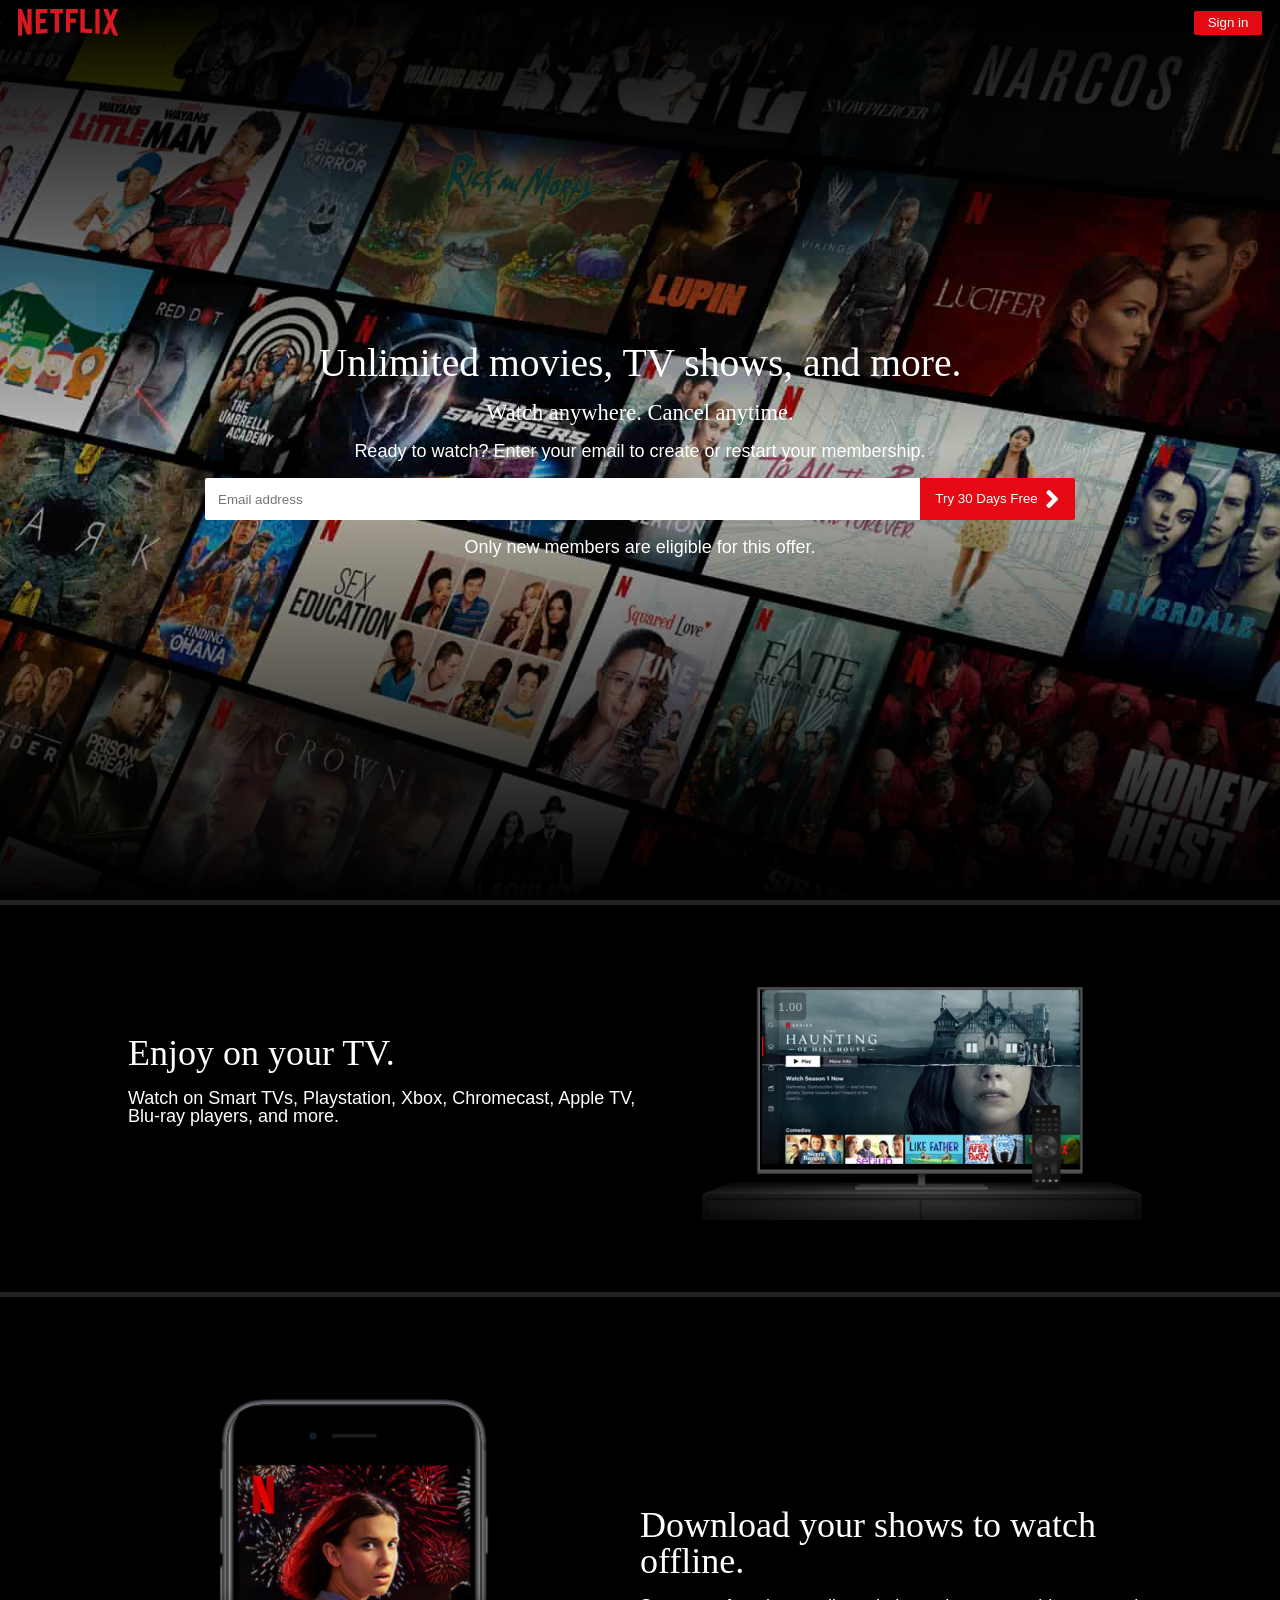
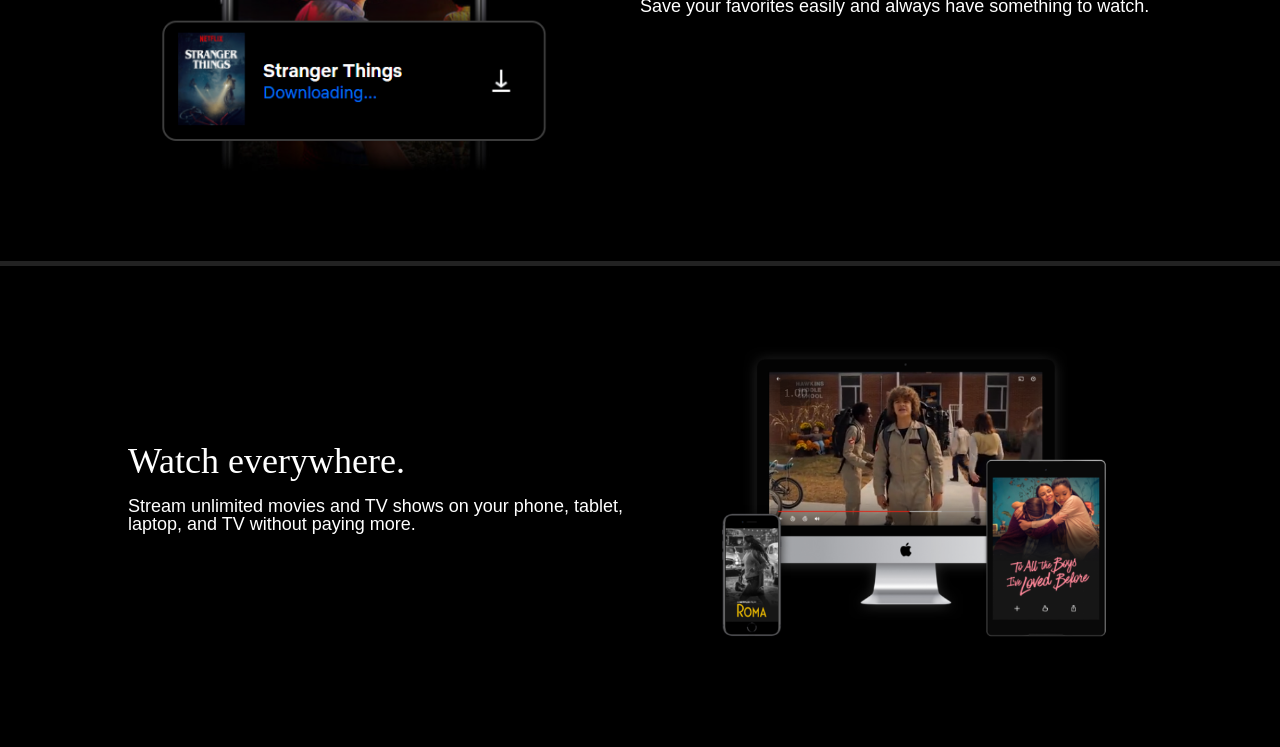
<file: web-project-2-netflix-clone/index.html>
<!DOCTYPE html>
<html lang="en">
  <head>
    <meta charset="UTF-8" />
    <meta http-equiv="X-UA-Compatible" content="IE=edge" />
    <meta name="viewport" content="width=device-width, initial-scale=1.0" />
    <link rel="stylesheet" href="./styles/main.css" />

    <title>Netflix Clone</title>
  </head>
  <body>
    <header class="header">
      <img src="./imgs/logo.png" class="logo" alt="Logo" />

      <button class="btn btn--primary">Sign in</button>
    </header>

    <main>
      <section id="hero">
        <img src="./imgs/bg.jpg" class="img--bg" alt="Background poster" />

        <h1 class="hero__title">Unlimited movies, TV shows, and more.</h1>
        <h2 class="hero__subtitle">Watch anywhere. Cancel anytime.</h2>
        <p class="hero__description">
          Ready to watch? Enter your email to create or restart your membership.
        </p>

        <form class="hero__form" action="">
          <input
            type="text"
            class="form__input input"
            placeholder="Email address"
          />
          <button class="form__btn btn btn--primary">
            Try 30 days free <i class="fas fa-angle-right"></i>
          </button>
        </form>

        <p class="form__suffix">
          Only new members are eligible for this offer.
        </p>
      </section>

      <div class="divider"></div>

      <section id="enjoy" class="info section">
        <div class="info__wrapper">
          <h2 class="info__title">Enjoy on your TV.</h2>
          <p class="info__description">
            Watch on Smart TVs, Playstation, Xbox, Chromecast, Apple TV, Blu-ray
            players, and more.
          </p>
        </div>

        <img
          class="info__poster"
          src="./imgs/enjoy-tv.png"
          alt="Section poster"
        />
      </section>

      <div class="divider"></div>

      <section id="download" class="info section">
        <div class="info__wrapper">
          <h2 class="info__title">Download your shows to watch offline.</h2>
          <p class="info__description">
            Save your favorites easily and always have something to watch.
          </p>
        </div>

        <img class="info__poster" src="./imgs/shows.png" alt="Section poster" />
      </section>

      <div class="divider"></div>

      <section id="watch" class="info section">
        <div class="info__wrapper">
          <h2 class="info__title">Watch everywhere.</h2>
          <p class="info__description">
            Stream unlimited movies and TV shows on your phone, tablet, laptop,
            and TV without paying more.
          </p>
        </div>

        <img
          class="info__poster"
          src="./imgs/watch-everywhere.png"
          alt="Section poster"
        />
      </section>
    </main>
  </body>
</html>
</file>
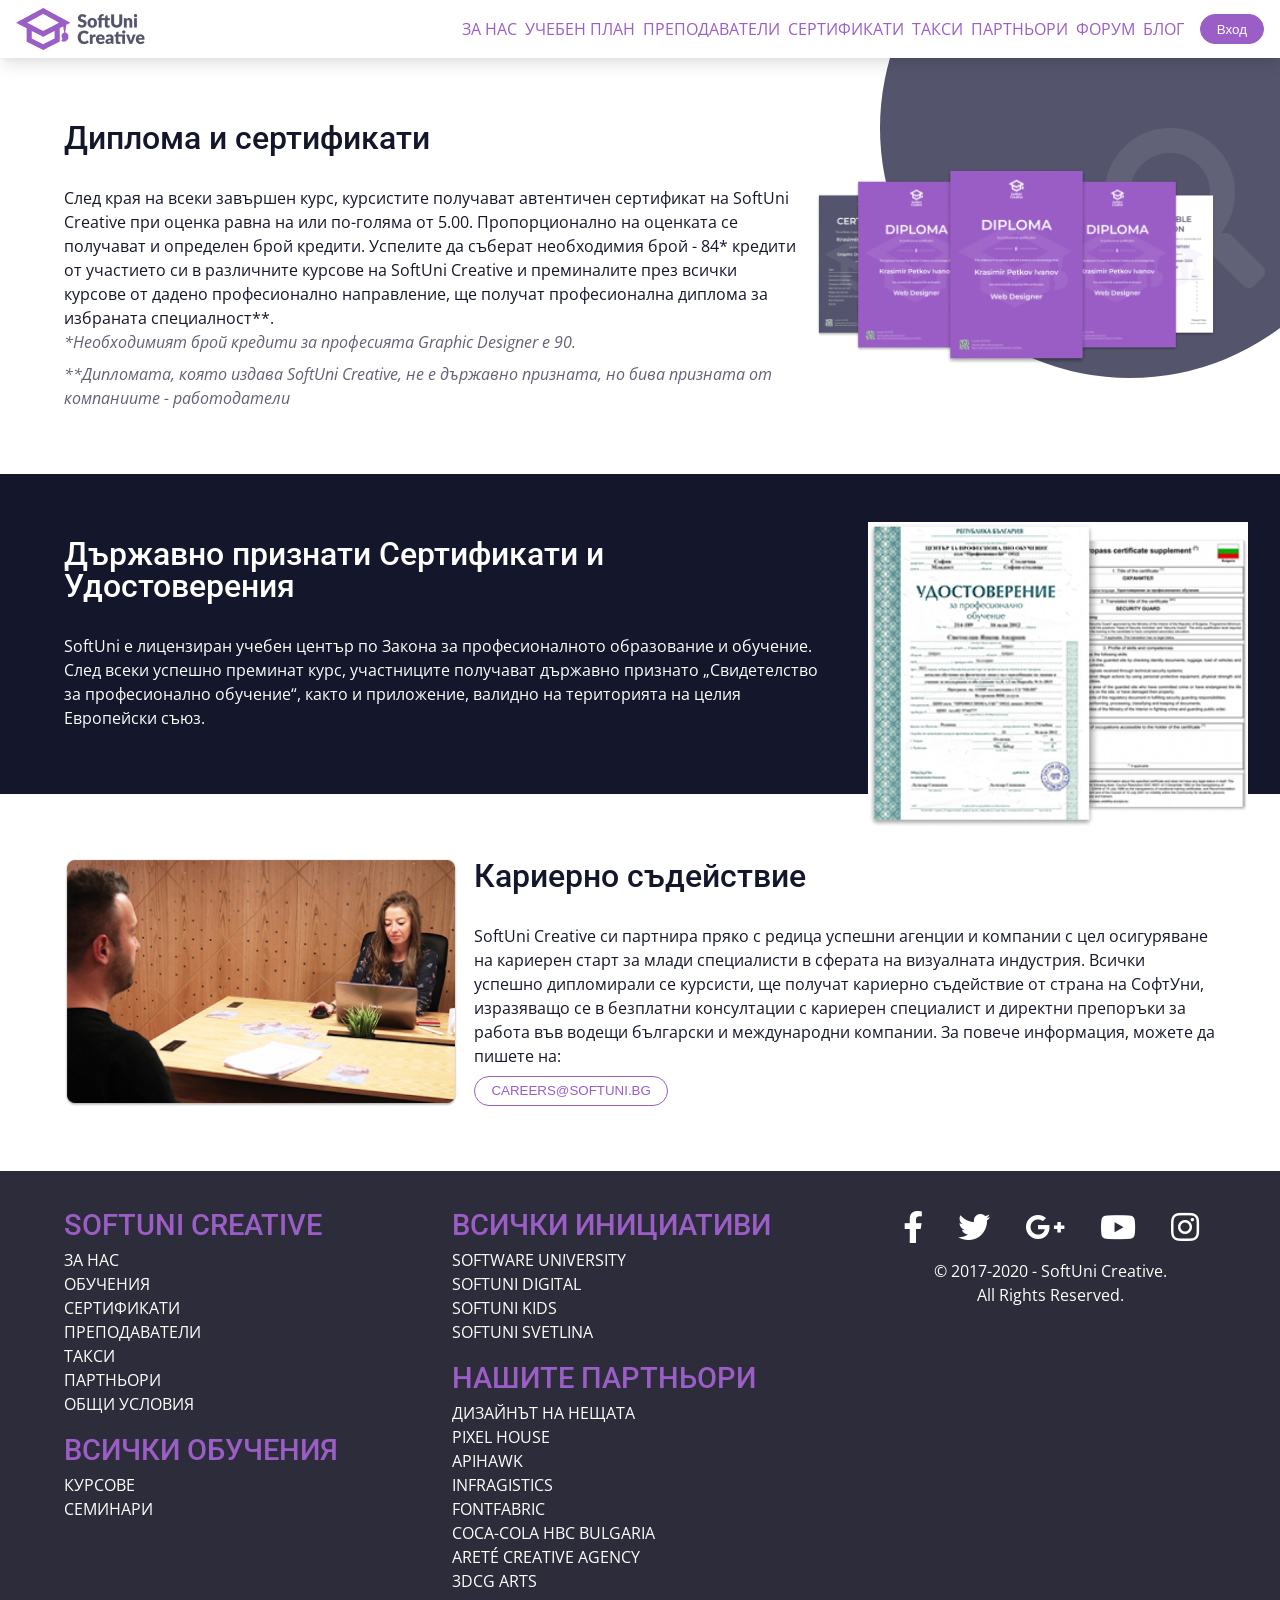
<file: web-project-3-softuni-page/index.html>
<!DOCTYPE html>
<html lang="en">
  <head>
    <meta charset="UTF-8" />
    <meta http-equiv="X-UA-Compatible" content="IE=edge" />
    <meta name="viewport" content="width=device-width, initial-scale=1.0" />
    <link rel="stylesheet" href="./styles/main.css" />
    <title>SoftUni Page</title>
  </head>
  <body>
    <header class="header">
      <img class="header__logo" src="./images/logo.png" alt="SoftUni Logo" />

      <button class="btn mobile-menu"><i class="fas fa-bars"></i></button>

      <nav class="header__nav">
        <ul class="nav__list">
          <li class="nav__item">
            <a class="nav__itemlink" href="./pages/about-us.html">ЗА НАС</a>
          </li>
          <li class="nav__item">
            <a class="nav__itemlink" href="./pages/learning-plan.html"
              >УЧЕБЕН ПЛАН</a
            >
          </li>
          <li class="nav__item">
            <a class="nav__itemlink" href="./pages/teachers.html"
              >ПРЕПОДАВАТЕЛИ</a
            >
          </li>
          <li class="nav__item">
            <a class="nav__itemlink" href="./pages/certificates.html"
              >СЕРТИФИКАТИ</a
            >
          </li>
          <li class="nav__item">
            <a class="nav__itemlink" href="./pages/taxes.html">ТАКСИ</a>
          </li>
          <li class="nav__item">
            <a class="nav__itemlink" href="./pages/partners.html">ПАРТНЬОРИ</a>
          </li>
          <li class="nav__item">
            <a class="nav__itemlink" href="./pages/forum.html">ФОРУМ</a>
          </li>
          <li class="nav__item">
            <a class="nav__itemlink" href="./pages/blog.html">БЛОГ</a>
          </li>
        </ul>
      </nav>

      <button class="btn btn--primary">Вход</button>
    </header>

    <main>
      <!-- Main content -->
      <section class="diplomas-wrapper">
        <div class="general-section diplomas">
          <div class="info">
            <h2 class="info__title">Диплома и сертификати</h2>
            <p class="info__desc">
              След края на всеки завършен курс, курсистите получават автентичен
              сертификат на SoftUni Creative при оценка равна на или по-голяма
              от 5.00. Пропорционално на оценката се получават и определен брой
              кредити. Успелите да съберaт необходимия брой - 84* кредити от
              участието си в различните курсове на SoftUni Creative и
              преминалите през всички курсове от дадено професионално
              направление, ще получат професионалнa диплома за избраната
              специалност**.
            </p>
            <p class="info__comment">
              *Необходимият брой кредити за професията Graphic Designer е 90.
            </p>
            <p class="info__comment">
              **Дипломата, която издава SoftUni Creative, не е държавно
              призната, но бива призната от компаниите - работодатели
            </p>
          </div>

          <img src="./images/diplomas.png" alt="" class="img" />

          <div class="overlay-circle">
            <i class="fas fa-search"></i>
          </div>
        </div>
      </section>

      <section class="certificates-wrapper">
        <div class="general-section certificates">
          <div class="info">
            <h2 class="info__title">
              Държавно признати Сертификати и Удостоверения
            </h2>
            <p class="info__desc">
              SoftUni е лицензиран учебен център по Закона за професионалното
              образование и обучение. След всеки успешно преминат курс,
              участниците получават държавно признато „Свидетелство за
              професионално обучение“, както и приложение, валидно на
              територията на целия Европейски съюз.
            </p>
          </div>

          <img src="./images/cpe.jpg" alt="" class="img" />
        </div>
      </section>

      <section class="general-section career">
        <div class="info">
          <h2 class="info__title">Кариерно съдействие</h2>
          <p class="info__desc">
            SoftUni Creative си партнира пряко с редица успешни агенции и
            компании с цел осигуряване на кариерен старт за млади специалисти в
            сферата на визуалната индустрия. Всички успешно дипломирали се
            курсисти, ще получат кариерно съдействие от страна на СофтУни,
            изразяващо се в безплатни консултации с кариерен специалист и
            директни препоръки за работа във водещи български и международни
            компании. За повече информация, можете да пишете на:
          </p>
          <button class="btn">CAREERS@SOFTUNI.BG</button>
        </div>

        <img src="./images/career-center.png" alt="" class="img" />
      </section>
    </main>

    <footer class="footer">
      <!-- Info -->
      <div class="navi-group">
        <h3 class="navi-group__title">SOFTUNI CREATIVE</h3>
        <nav>
          <ul>
            <li><a href="">За нас</a></li>
            <li><a href="">Обучения</a></li>
            <li><a href="">Сертификати</a></li>
            <li><a href="">Преподаватели</a></li>
            <li><a href="">Такси</a></li>
            <li><a href="">Партньори</a></li>
            <li><a href="">Общи условия</a></li>
            <li><a href=""></a></li>
            <li><a href=""></a></li>
          </ul>
        </nav>
      </div>

      <!-- Learning -->
      <div class="navi-group">
        <h3 class="navi-group__title">ВСИЧКИ ОБУЧЕНИЯ</h3>
        <nav>
          <ul>
            <li><a href="">Курсове</a></li>
            <li><a href="">Семинари</a></li>
          </ul>
        </nav>
      </div>

      <!-- Parts -->
      <div class="navi-group">
        <h3 class="navi-group__title">ВСИЧКИ ИНИЦИАТИВИ</h3>
        <nav>
          <ul>
            <li><a href="">Software University</a></li>
            <li><a href="">SoftUni Digital</a></li>
            <li><a href="">SoftUni Kids</a></li>
            <li><a href="">SoftUni Svetlina</a></li>
          </ul>
        </nav>
      </div>

      <!-- Partners -->
      <div class="navi-group">
        <h3 class="navi-group__title">НАШИТЕ ПАРТНЬОРИ</h3>
        <nav>
          <ul>
            <li><a href="">Дизайнът на Нещата</a></li>
            <li><a href="">Pixel House</a></li>
            <li><a href="">Apihawk</a></li>
            <li><a href="">Infragistics</a></li>
            <li><a href="">Fontfabric</a></li>
            <li><a href="">Coca-Cola HBC Bulgaria</a></li>
            <li><a href="">Areté Creative Agency</a></li>
            <li><a href="">3DCG Arts</a></li>
          </ul>
        </nav>
      </div>

      <!-- Learning -->
      <div class="info">
        <ul class="socials">
          <li class="socials__item">
            <a href=""><i class="fab fa-facebook-f"></i></a>
          </li>
          <li class="socials__item">
            <a href=""><i class="fab fa-twitter"></i></a>
          </li>
          <li class="socials__item">
            <a href=""><i class="fab fa-google-plus-g"></i></a>
          </li>
          <li class="socials__item">
            <a href=""><i class="fab fa-youtube"></i></a>
          </li>
          <li class="socials__item">
            <a href=""><i class="fab fa-instagram"></i></a>
          </li>
        </ul>
        <p>© 2017-2020 - SoftUni Creative. <br />All Rights Reserved.</p>
      </div>
    </footer>
  </body>
</html>
</file>
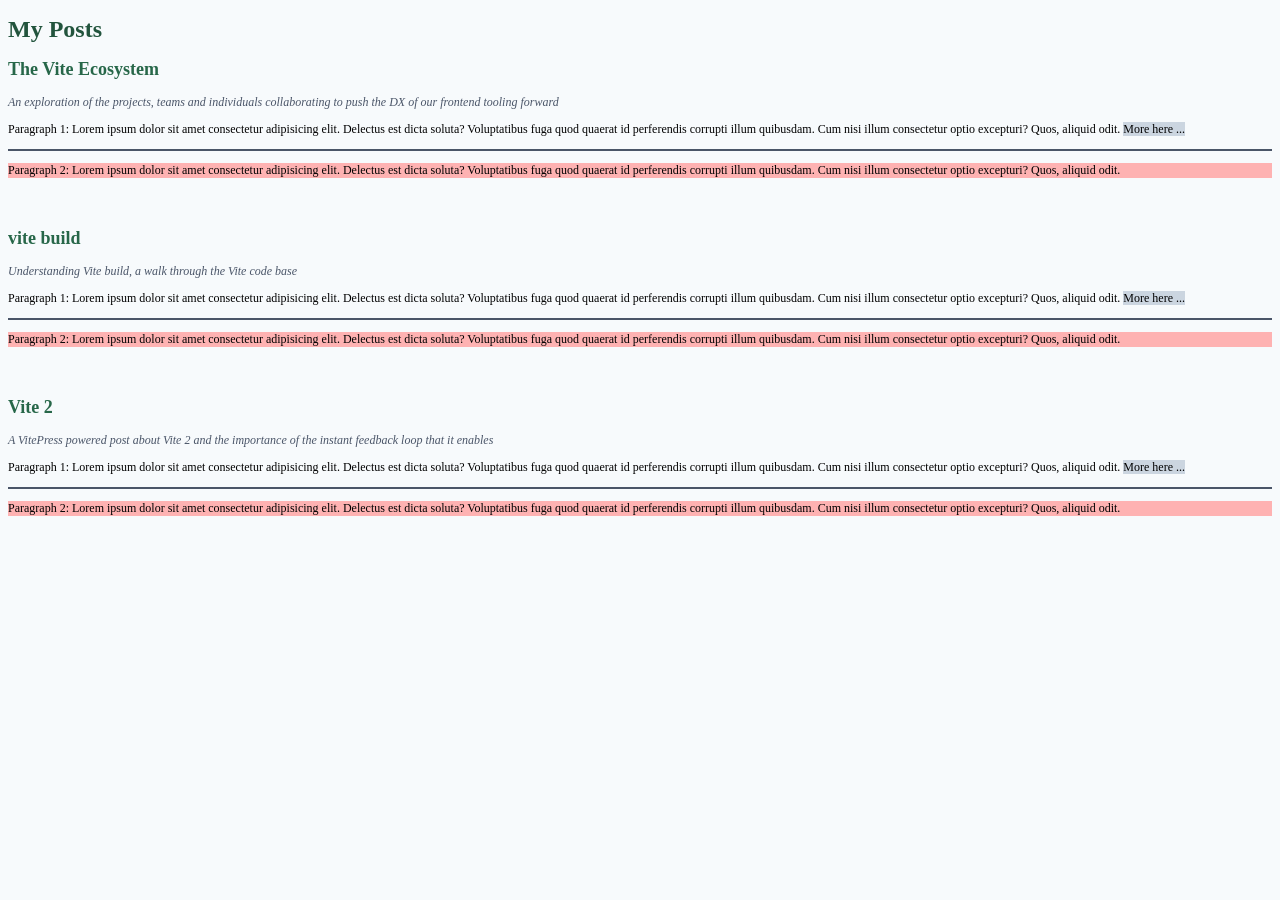
<file: 03-typography-exercise-22-01/child-selectors/index.html>
<!DOCTYPE html>
<html lang="en">
  <head>
    <meta charset="UTF-8" />
    <meta http-equiv="X-UA-Compatible" content="IE=edge" />
    <meta name="viewport" content="width=device-width, initial-scale=1.0" />
    <link rel="stylesheet" href="./styles.css" />
    <title>Document</title>
  </head>
  <body>
    <h1>My Posts</h1>
    <ul class="posts">
      <li class="post">
        <h2 class="post__title">The Vite Ecosystem</h2>
        <p>
          An exploration of the projects, teams and individuals collaborating to
          push the DX of our frontend tooling forward
        </p>
        <p>
          Paragraph 1: Lorem ipsum dolor sit amet consectetur adipisicing elit.
          Delectus est dicta soluta? Voluptatibus fuga quod quaerat id
          perferendis corrupti illum quibusdam. Cum nisi illum consectetur optio
          excepturi? Quos, aliquid odit.
          <span>More here ...</span>
        </p>
        <span class="divider"></span>
        <p>
          Paragraph 2: Lorem ipsum dolor sit amet consectetur adipisicing elit.
          Delectus est dicta soluta? Voluptatibus fuga quod quaerat id
          perferendis corrupti illum quibusdam. Cum nisi illum consectetur optio
          excepturi? Quos, aliquid odit.
        </p>
      </li>

      <li class="post">
        <h2 class="post__title">vite build</h2>
        <p>Understanding Vite build, a walk through the Vite code base</p>
        <p>
          Paragraph 1: Lorem ipsum dolor sit amet consectetur adipisicing elit.
          Delectus est dicta soluta? Voluptatibus fuga quod quaerat id
          perferendis corrupti illum quibusdam. Cum nisi illum consectetur optio
          excepturi? Quos, aliquid odit.
          <span>More here ...</span>
        </p>
        <span class="divider"></span>
        <p>
          Paragraph 2: Lorem ipsum dolor sit amet consectetur adipisicing elit.
          Delectus est dicta soluta? Voluptatibus fuga quod quaerat id
          perferendis corrupti illum quibusdam. Cum nisi illum consectetur optio
          excepturi? Quos, aliquid odit.
        </p>
      </li>

      <li class="post">
        <h2 class="post__title">Vite 2</h2>
        <p>
          A VitePress powered post about Vite 2 and the importance of the
          instant feedback loop that it enables
        </p>
        <p>
          Paragraph 1: Lorem ipsum dolor sit amet consectetur adipisicing elit.
          Delectus est dicta soluta? Voluptatibus fuga quod quaerat id
          perferendis corrupti illum quibusdam. Cum nisi illum consectetur optio
          excepturi? Quos, aliquid odit.
          <span>More here ...</span>
        </p>
        <span class="divider"></span>
        <p>
          Paragraph 2: Lorem ipsum dolor sit amet consectetur adipisicing elit.
          Delectus est dicta soluta? Voluptatibus fuga quod quaerat id
          perferendis corrupti illum quibusdam. Cum nisi illum consectetur optio
          excepturi? Quos, aliquid odit.
        </p>
      </li>
    </ul>
  </body>
</html>
</file>
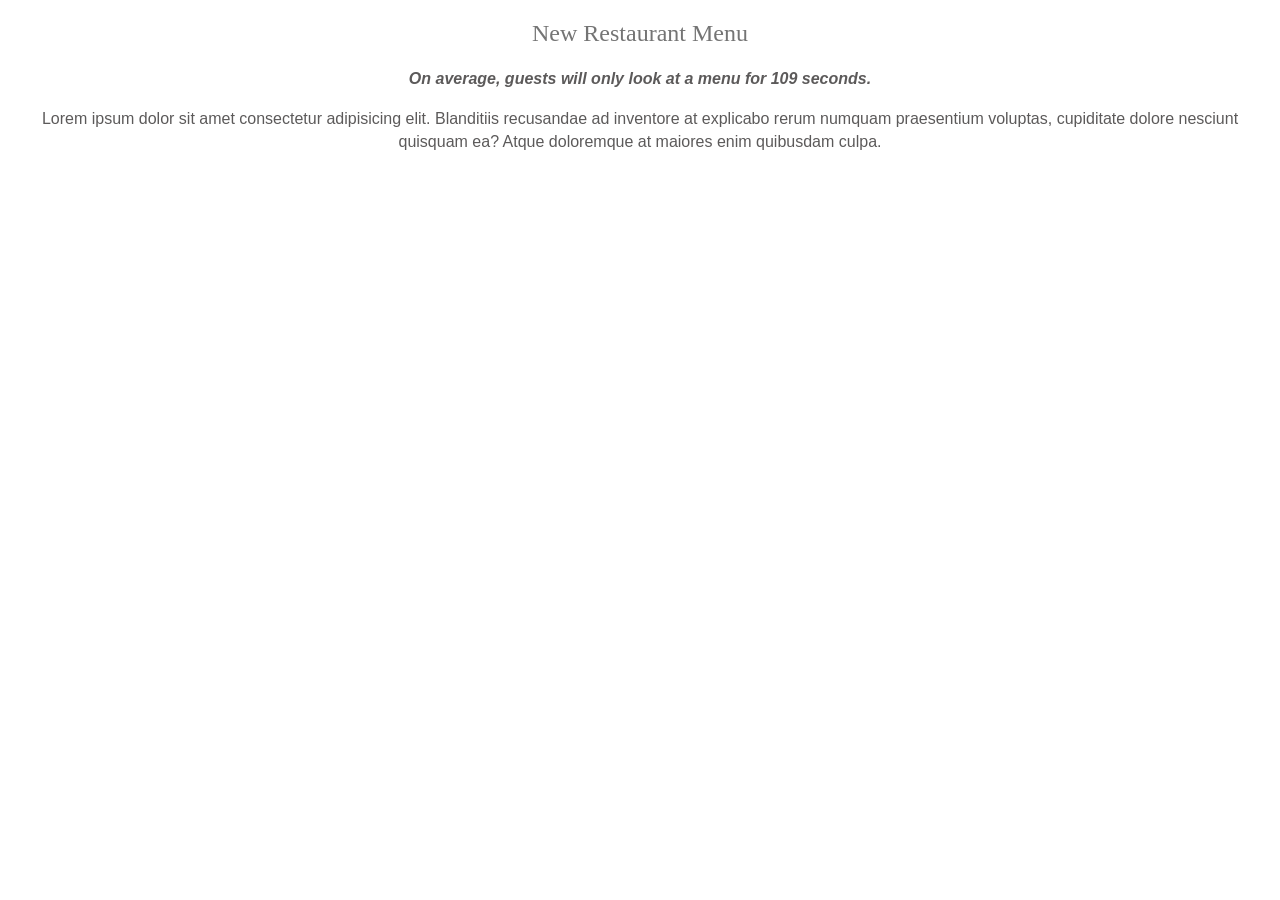
<file: 03-typography-exercise-22-01/task1/index.html>
<!DOCTYPE html>
<html lang="en">
  <head>
    <meta charset="UTF-8" />
    <meta http-equiv="X-UA-Compatible" content="IE=edge" />
    <meta name="viewport" content="width=device-width, initial-scale=1.0" />
    <link rel="stylesheet" href="style.css" />
    <title>Document</title>
  </head>
  <body>
    <article>
      <h1>New Restaurant Menu</h1>
      <span> On average, guests will only look at a menu for 109 seconds.</span>
      <p>
        Lorem ipsum dolor sit amet consectetur adipisicing elit. Blanditiis
        recusandae ad inventore at explicabo rerum numquam praesentium voluptas,
        cupiditate dolore nesciunt quisquam ea? Atque doloremque at maiores enim
        quibusdam culpa.
      </p>
    </article>
  </body>
</html>
</file>
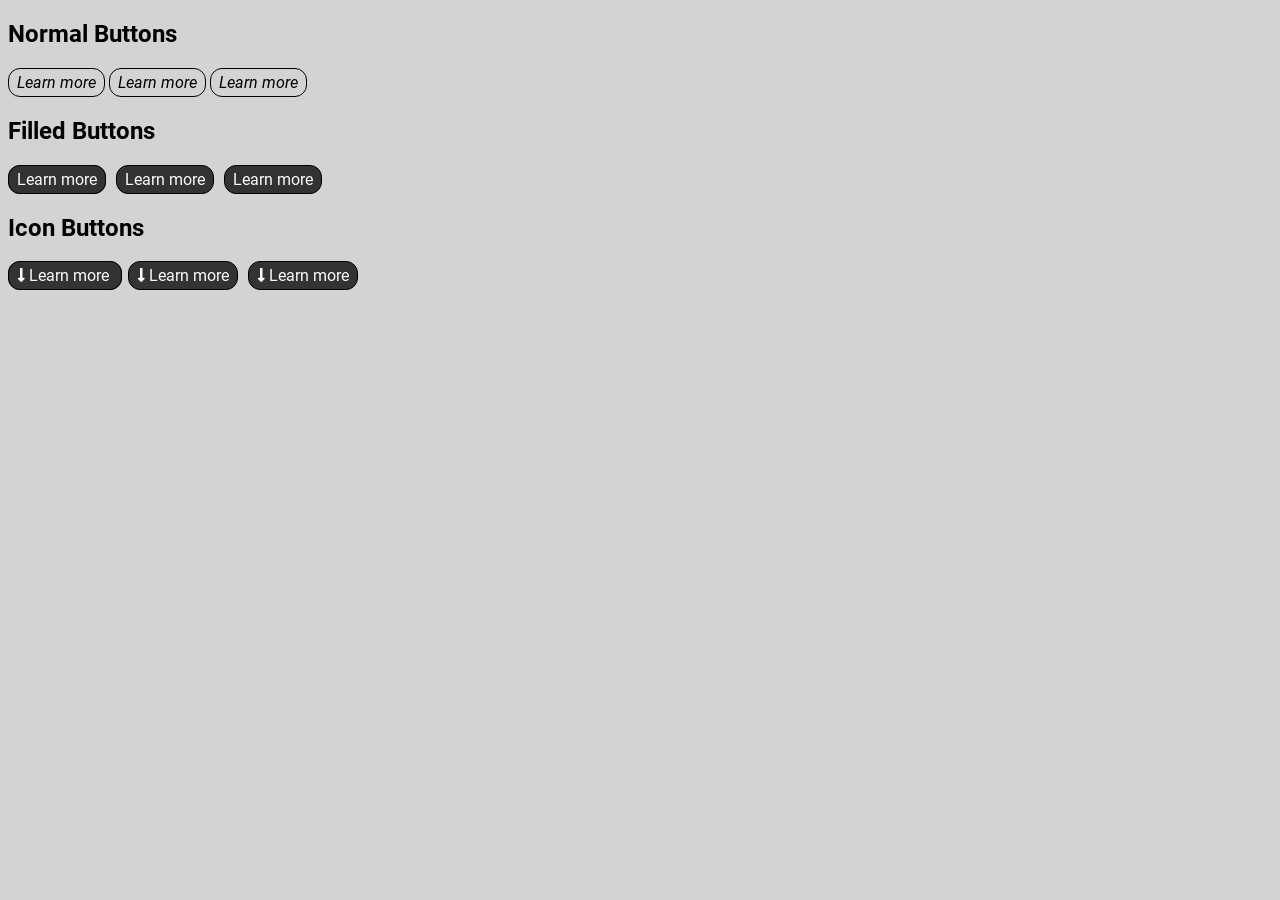
<file: 03-typography-lecture-19-01/buttons-task/index.html>
<!DOCTYPE html>
<html lang="en">
  <head>
    <meta charset="UTF-8" />
    <meta http-equiv="X-UA-Compatible" content="IE=edge" />
    <meta name="viewport" content="width=device-width, initial-scale=1.0" />
    <link
      rel="stylesheet"
      href="https://use.fontawesome.com/releases/v5.10.2/css/all.css"
    />
    <link rel="stylesheet" href="styles.css" />
    <title>Buttons CSS</title>
  </head>
  <body>
    <h2>Normal Buttons</h2>
    <div id="normal">
      <a class="button" href="#">Learn more</a>
      <button class="button">Learn more</button>
      <button class="button hover">Learn more</button>
    </div>

    <h2>Filled Buttons</h2>
    <div id="filled">
      <a class="button fill" href="#">Learn more</a>
      <button class="button fill">Learn more</button>
      <button class="button fill hover">Learn more</button>
    </div>

    <h2>Icon Buttons</h2>
    <div id="icon">
      <a class="button fill" href="#">
        <i class="fas fa-long-arrow-alt-down"></i> Learn more
      </a>
      <button class="button fill">
        <i class="fas fa-long-arrow-alt-down"></i> Learn more
      </button>
      <button class="button fill hover">
        <i class="fas fa-long-arrow-alt-down"></i> Learn more
      </button>
    </div>
    
  </body>
</html>
</file>
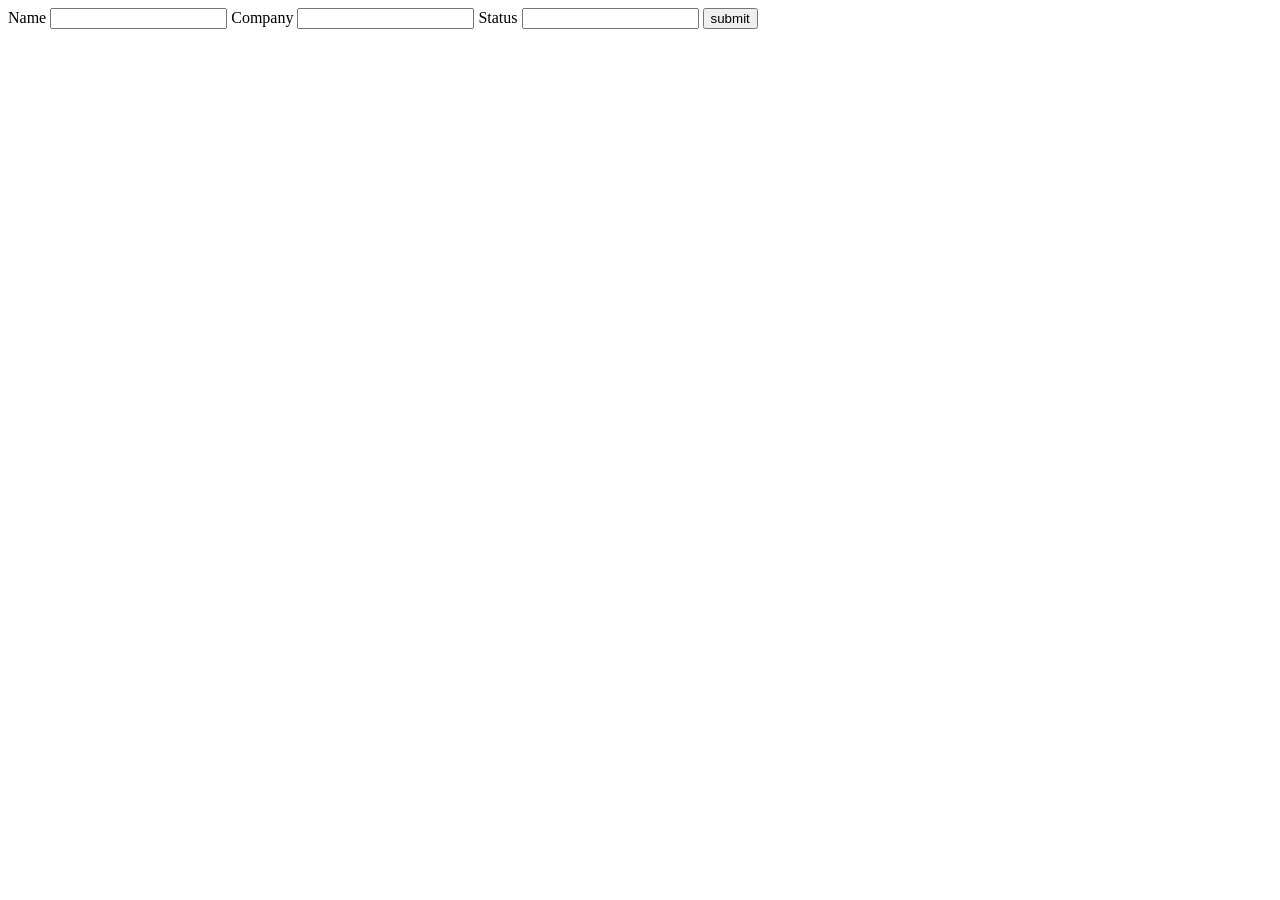
<file: 03-typography-lecture-19-01/forms/index.html>
<!DOCTYPE html>
<html lang="en">
  <head>
    <meta charset="UTF-8" />
    <meta http-equiv="X-UA-Compatible" content="IE=edge" />
    <meta name="viewport" content="width=device-width, initial-scale=1.0" />
    <title>Document</title>
  </head>
  <body>
    <form action="http://localhost:3001/" method="POST">
      <label> Name <input type="text" name="name" id="" /> </label>
      <label> Company <input type="text" name="companyName" id="" /> </label>
      <label> Status <input type="text" name="status" id="" /> </label>
      <button type="submit">submit</button>
    </form>
  </body>
</html>
</file>
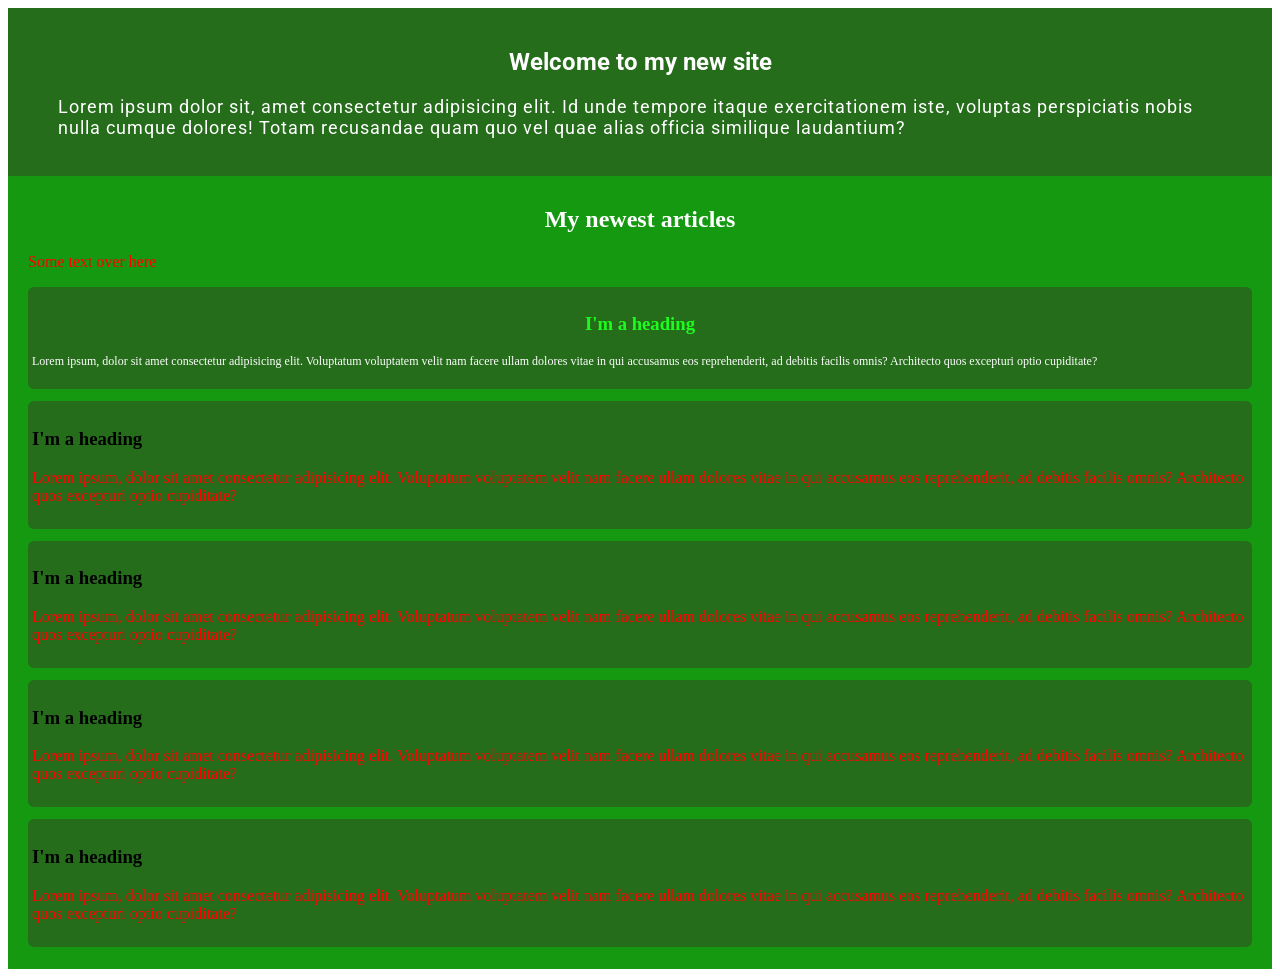
<file: 03-typography-lecture-19-01/selectors/index.html>
<!DOCTYPE html>
<html lang="en">
  <head>
    <meta charset="UTF-8" />
    <meta http-equiv="X-UA-Compatible" content="IE=edge" />
    <meta name="viewport" content="width=device-width, initial-scale=1.0" />
    <link rel="stylesheet" href="styles.css" />
    <link
      rel="stylesheet"
      href="https://use.fontawesome.com/releases/v5.10.2/css/all.css"
    />
    <title>Document</title>
  </head>
  <body>
    <main>
      <section id="welcomeSection">
        <h1>Welcome to my new site</h1>
        <p>
          Lorem ipsum dolor sit, amet consectetur adipisicing elit. Id unde
          tempore itaque exercitationem iste, voluptas perspiciatis nobis nulla
          cumque dolores! Totam recusandae quam quo vel quae alias officia
          similique laudantium?
        </p>
      </section>

      <section id="articlesSection">
        <h2 class="title">My newest articles</h2>
        <p>Some text over here</p>
        <ul id="articleList">
          <li class="articleItem">
            <article class="mainArticle">
              <h3 class="articleHeader">I'm a heading</h3>
              <p class="articleInfo">
                Lorem ipsum, dolor sit amet consectetur adipisicing elit.
                Voluptatum voluptatem velit nam facere ullam dolores vitae in
                qui accusamus eos reprehenderit, ad debitis facilis omnis?
                Architecto quos excepturi optio cupiditate?
              </p>
            </article>
          </li>
          <li class="articleItem">
            <article>
              <h3>I'm a heading</h3>
              <p>
                Lorem ipsum, dolor sit amet consectetur adipisicing elit.
                Voluptatum voluptatem velit nam facere ullam dolores vitae in
                qui accusamus eos reprehenderit, ad debitis facilis omnis?
                Architecto quos excepturi optio cupiditate?
              </p>
            </article>
          </li>
          <li class="articleItem">
            <article>
              <h3>I'm a heading</h3>
              <p>
                Lorem ipsum, dolor sit amet consectetur adipisicing elit.
                Voluptatum voluptatem velit nam facere ullam dolores vitae in
                qui accusamus eos reprehenderit, ad debitis facilis omnis?
                Architecto quos excepturi optio cupiditate?
              </p>
            </article>
          </li>
          <li class="articleItem">
            <article>
              <h3>I'm a heading</h3>
              <p>
                Lorem ipsum, dolor sit amet consectetur adipisicing elit.
                Voluptatum voluptatem velit nam facere ullam dolores vitae in
                qui accusamus eos reprehenderit, ad debitis facilis omnis?
                Architecto quos excepturi optio cupiditate?
              </p>
            </article>
          </li>
          <li class="articleItem">
            <article>
              <h3>I'm a heading</h3>
              <p>
                Lorem ipsum, dolor sit amet consectetur adipisicing elit.
                Voluptatum voluptatem velit nam facere ullam dolores vitae in
                qui accusamus eos reprehenderit, ad debitis facilis omnis?
                Architecto quos excepturi optio cupiditate?
              </p>
            </article>
          </li>
        </ul>
      </section>
    </main>
  </body>
</html>
</file>
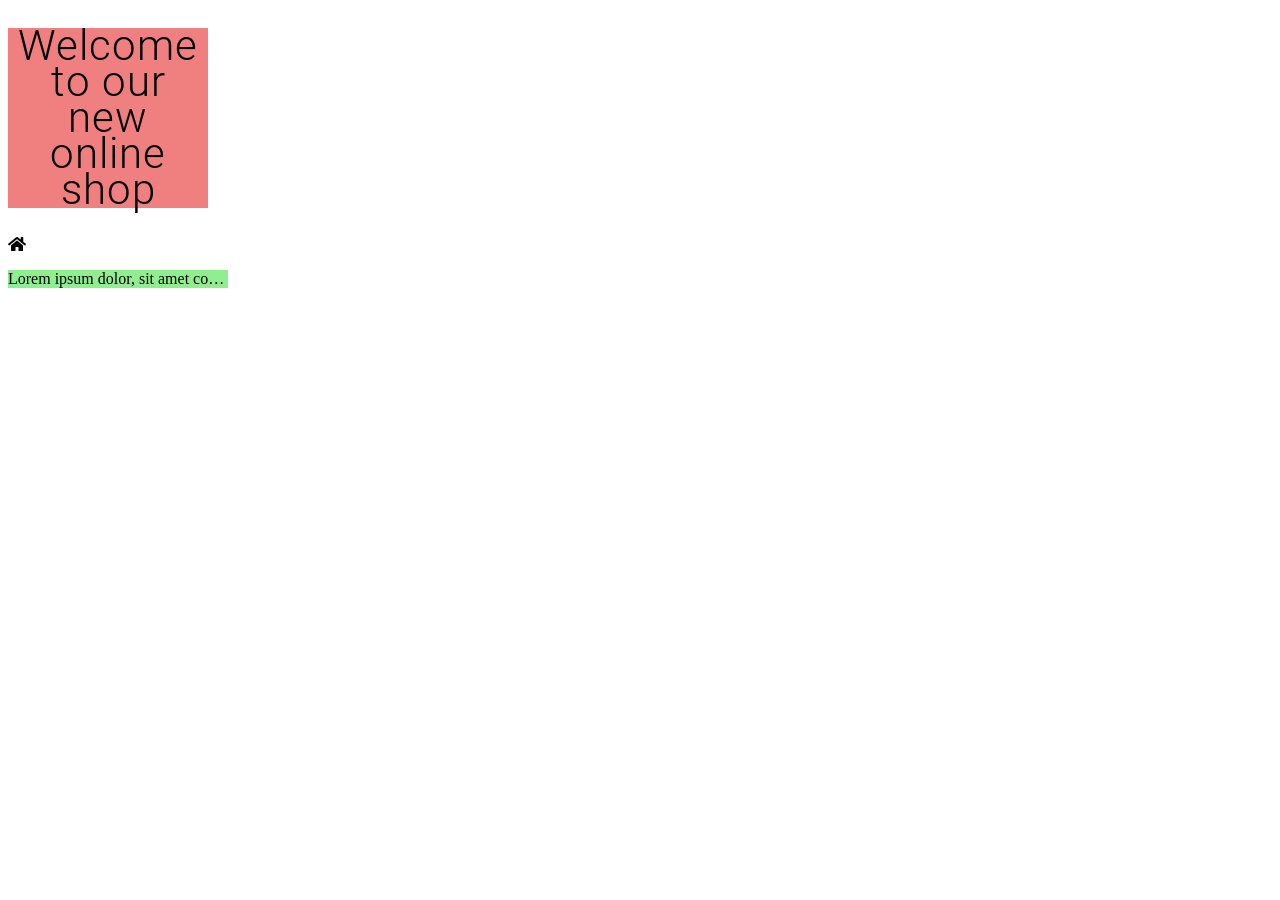
<file: 03-typography-lecture-19-01/typography-local/index.html>
<!DOCTYPE html>
<html lang="en">
  <head>
    <meta charset="UTF-8" />
    <meta http-equiv="X-UA-Compatible" content="IE=edge" />
    <meta name="viewport" content="width=device-width, initial-scale=1.0" />
    <link
      rel="stylesheet"
      href="https://use.fontawesome.com/releases/v5.10.2/css/all.css"
    />

    <link rel="stylesheet" href="./styles.css" />
    <title>Document</title>
  </head>
  <body>
    <h1>Welcome to our new online shop</h1>

    <!-- <article>
      <p>
        Lorem ipsum dolor, sit amet consectetur adipisicing elit. Cum officiis
        rerum quia dicta quisquam at corrupti ex necessitatibus dolores
        recusandae beatae magnam, inventore, optio eum dolorum quibusdam
        incidunt, cumque voluptatum?

        <span>Quote over here</span>
      </p>
    </article> -->
    <i class="fas fa-home"></i>
    <p class="customCard">
      Lorem ipsum dolor, sit amet consectetur adipisicing elit. Tempora dolore
      qui explicabo consequatur minima blanditiis quia quasi repellat. Quisquam
      vel nisi nemo nulla quis similique et, perspiciatis voluptas voluptate
      maxime.
    </p>
  </body>
</html>
</file>
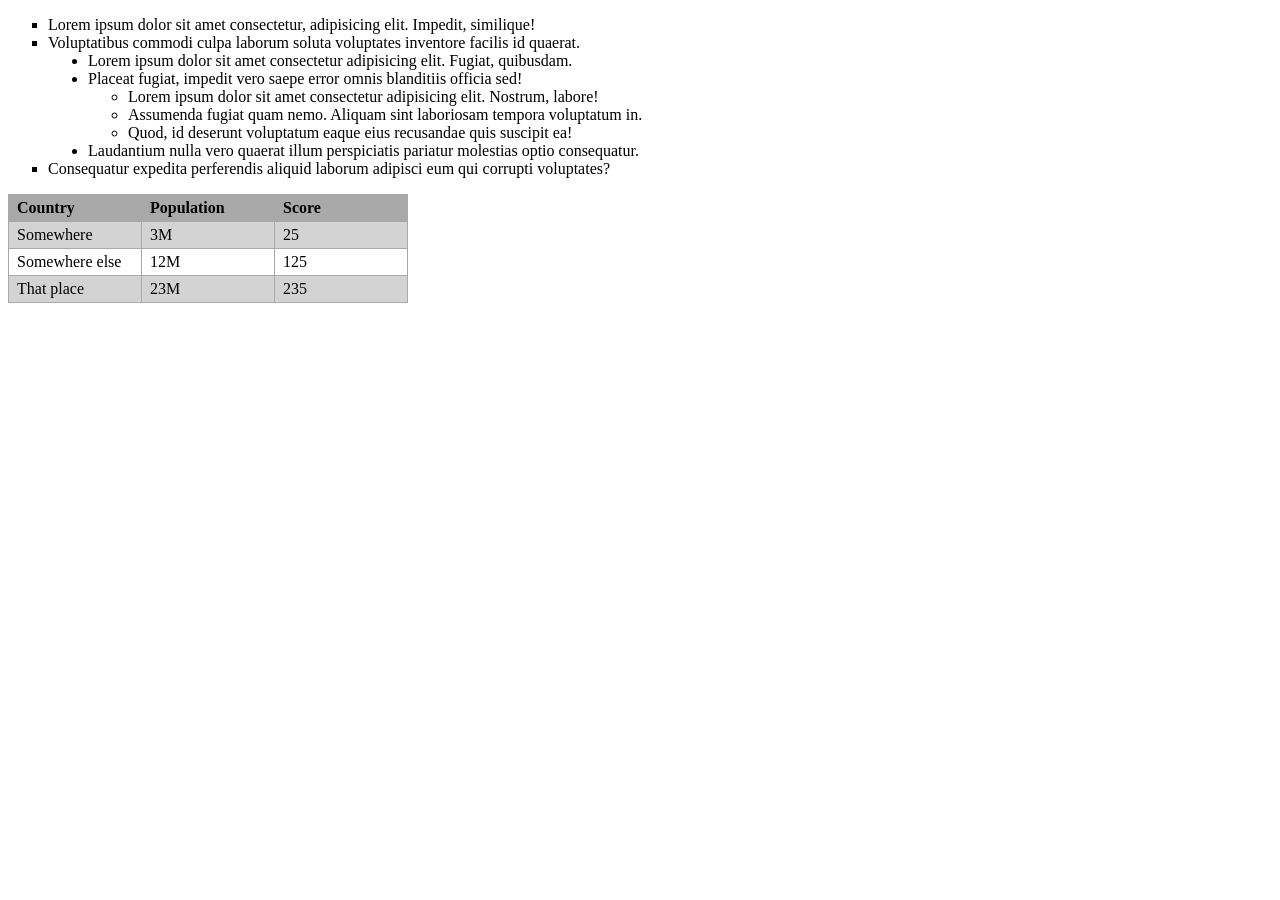
<file: 04-box-model-exercise-28-01/typography-11/index.html>
<!DOCTYPE html>
<html lang="en">
  <head>
    <meta charset="UTF-8" />
    <meta http-equiv="X-UA-Compatible" content="IE=edge" />
    <meta name="viewport" content="width=device-width, initial-scale=1.0" />
    <link rel="stylesheet" href="style.css" />
    <title>Document</title>
  </head>
  <body>
    <!-- Nested lists -->
    <ul>
      <li>
        Lorem ipsum dolor sit amet consectetur, adipisicing elit. Impedit,
        similique!
      </li>
      <li>
        Voluptatibus commodi culpa laborum soluta voluptates inventore facilis
        id quaerat.
        <ul>
          <li>
            Lorem ipsum dolor sit amet consectetur adipisicing elit. Fugiat,
            quibusdam.
          </li>
          <li>
            Placeat fugiat, impedit vero saepe error omnis blanditiis officia
            sed!

            <ul>
              <li>
                Lorem ipsum dolor sit amet consectetur adipisicing elit.
                Nostrum, labore!
              </li>
              <li>
                Assumenda fugiat quam nemo. Aliquam sint laboriosam tempora
                voluptatum in.
              </li>
              <li>
                Quod, id deserunt voluptatum eaque eius recusandae quis suscipit
                ea!
              </li>
            </ul>
          </li>
          <li>
            Laudantium nulla vero quaerat illum perspiciatis pariatur molestias
            optio consequatur.
          </li>
        </ul>
      </li>
      <li>
        Consequatur expedita perferendis aliquid laborum adipisci eum qui
        corrupti voluptates?
      </li>
    </ul>

    <!-- Table -->

    <table>
      <thead>
        <tr>
          <th>Country</th>
          <th>Population</th>
          <th>Score</th>
        </tr>
      </thead>
      <tbody>
        <tr>
          <td>Somewhere</td>
          <td>3M</td>
          <td>25</td>
        </tr>
        <tr>
          <td>Somewhere else</td>
          <td>12M</td>
          <td>125</td>
        </tr>
        <tr>
          <td>That place</td>
          <td>23M</td>
          <td>235</td>
        </tr>
      </tbody>
    </table>
  </body>
</html>
</file>
<file: 03-typography-exercise-22-01/child-selectors/styles.css>
html {
  font-size: 12px;
}

body {
  background-color: #f7fafc;
}

h1 {
  color: #22543d;
}
.posts {
  list-style: none;
  margin: 0;
  padding: 0;
}

.post__title {
  color: #276749;
}

.post .post__title + p {
  color: #4a5568;
  font-style: italic;
}

/* .post .post__title ~ p {
  color: red;
} */

.post > span {
  display: block;
  width: 100%;
  height: 2px;
  background-color: #4a5568;
  margin: 6px 0;
}

.post p span {
  background-color: #cbd5e0;
}

.posts .post {
  margin-bottom: 50px;
}
.posts .post:last-child {
  margin-bottom: 0;
}

/* .posts .post p:nth-child(5) {
  background-color: #feb2b2;
} */
.posts .post p:last-of-type {
  background-color: #feb2b2;
}
</file>
<file: 03-typography-exercise-22-01/task1/style.css>
body {
  text-align: center;
}

article h1 {
  font-family: "Sentinel A", "Sentinel B", Georgia, "Times New Roman", Times,
    serif;
  font-weight: 400;
  line-height: 1.15;
  color: #747474;
  text-transform: capitalize;
}

article span,
article p {
  font-size: 16px;
  line-height: 1.46;
  color: #5c5a5a;
}

article span {
  font-family: "Graphik Semibold Web", "Open Sans", "Helvetica Neue", Helvetica,
    Arial, sans-serif;
  font-style: oblique;
  font-weight: 600;
}

article p {
  font-family: "Graphik Regular Web", "Helvetica Neue", Helvetica, Arial,
    sans-serif;
  font-weight: 400;
}
</file>
<file: 03-typography-lecture-19-01/buttons-task/styles.css>
@font-face {
  font-family: "Roboto";
  src: url("./fonts/Roboto-Light.ttf");
  font-weight: 300;
}
@font-face {
  font-family: "Roboto";
  src: url("./fonts/Roboto-Regular.ttf");
  font-weight: 400;
  font-style: normal;
}
@font-face {
  font-family: "Roboto";
  src: url("./fonts/Roboto-Italic.ttf");
  font-weight: 400;
  font-style: italic;
}
@font-face {
  font-family: "Roboto";
  src: url("./fonts/Roboto-Bold.ttf");
  font-weight: 700;
}

body {
  background-color: lightgrey;
}

body * {
  font-family: Roboto, sans-serif;
}

#normal .button {
  border: 1px solid black;
  border-radius: 12px;
  padding: 4px 8px;
  background-color: transparent;
  text-decoration: none;
  font-size: 1rem;
  color: black;
  font-style: italic;
}

#filled .button,
#icon .button {
  font-size: 1rem;
  text-decoration: none;
  border: 1px solid black;
  border-radius: 12px;
  padding: 4px 8px;
  background-color: rgb(51, 51, 51);
  color: rgb(251, 251, 251);
  margin-right: 6px;

  cursor: pointer;
}

#filled .button:hover,
#icon .button:hover {
  background-color: rgb(0, 102, 0);
}
</file>
<file: 03-typography-lecture-19-01/selectors/styles.css>
@import url("https://fonts.googleapis.com/css2?family=Roboto&display=swap");

#welcomeSection {
  background-color: #256d1b;
  padding: 20px 50px;
}

#welcomeSection h1 {
  text-align: center;
  color: white;
  font-family: "Roboto";
}

#welcomeSection p {
  font-size: 18px;
  letter-spacing: 1px;
  color: white;
  font-family: "Roboto";
}

#articlesSection {
  background-color: #149911;
  padding: 10px 20px;
}

#articlesSection .title {
  text-align: center;
  color: white;
}

#articlesSection #articleList {
  list-style: none;
  padding: 0;
  margin: 0;
}

#articlesSection #articleList .articleItem {
  background-color: #256d1b;
  padding: 8px 4px;
  border-radius: 6px;
  margin-bottom: 12px;
}

#articleList .articleItem .mainArticle .articleHeader{
    text-align: center;
    color: #1EFC1E;
}

#articleList .articleItem .mainArticle .articleInfo{
    font-size: 12px;
    color: white;
}

#articlesSection p{
    color: red;
}
</file>
<file: 03-typography-lecture-19-01/typography-local/styles.css>
@font-face {
  font-family: "Roboto";
  src: url("./fonts/Roboto-Light.ttf");
  font-weight: 300;
}
@font-face {
  font-family: "Roboto";
  src: url("./fonts/Roboto-Regular.ttf");
  font-weight: 400;
}
@font-face {
  font-family: "Roboto";
  src: url("./fonts/Roboto-Bold.ttf");
  font-weight: 700;
}

h1 {
  font-family: Roboto;
  font-weight: 300;
  text-align: center;
  font-size: 42px;
  line-height: 36px;
  letter-spacing: 1px;

  width: 200px;
  background-color: lightcoral;
}

article p {
  font-family: Roboto;
  font-size: 21px;
  background-color: lightblue;
}

.customCard{
  width: 220px;
  background-color: lightgreen;
  white-space: nowrap;
  overflow: hidden;
  text-overflow: ellipsis;
}

/* Font-size units */

/* article {
  font-size: 16px;
}

article p {
  font-size: 21px;
}

article p span {
  font-size: 30px;
} */

/* html{
  font-size: 16px;
}
article p {
  font-size: 1.5rem;
}
article p span{
  font-size: 0.8rem;
} */

/* article {
  font-size: 21px;
}
article p{
  font-size: 1.5em;
}
article p span {
  font-size: 1.5em;
} */

/* CLIP / Elipsis */

/* article {
  width: 300px;
}

article p {
  text-overflow: ellipsis;
  white-space: nowrap;
  overflow: hidden;
} */
</file>
<file: 04-box-model-exercise-28-01/typography-11/style.css>
ul li {
  list-style: square;
}

ul ul li {
  list-style-type: disc;
}

ul ul ul li {
  list-style: circle;
}

table {
  width: 400px;
  border-collapse: collapse;
  border: 1px solid darkgrey;
  table-layout: fixed;
}

table td,
table th {
  padding: 4px 8px;
  border: 1px solid darkgrey;
}

table thead th {
  text-align: left;
  background: darkgrey;
}

table tr:nth-child(odd) {
  background-color: lightgrey;
}
</file>
<file: web-project-2-netflix-clone/styles/main.css>
@import url("https://use.fontawesome.com/releases/v5.10.2/css/all.css");
@import url("./reset.css");
@import url("./typography.css");
@import url("./components.css");

body {
  background-color: black;
}

/* Header */
.header {
  display: flex;
  justify-content: space-between;
  align-items: center;
  padding: 0.5rem 1rem;
  position: fixed;
  top: 0;
  left: 0;
  width: 100vw;
  z-index: 1000;
}

.header .logo {
  width: 100px;
}

/* Hero */

#hero {
  min-height: 100vh;
  position: relative;
  padding: 0 1rem;
  display: flex;
  flex-direction: column;
  justify-content: center;
  align-items: center;
  text-align: center;
}

#hero::after {
  content: "";
  position: absolute;
  z-index: 2;
  top: 0;
  right: 0;
  bottom: 0;
  left: 0;
  background-color: rgba(0, 0, 0, 0.6);
  background: linear-gradient(
    180deg,
    rgba(0, 0, 0, 1) 0%,
    rgba(0, 0, 0, 0) 50%,
    rgba(0, 0, 0, 1) 100%
  );
}

#hero .img--bg {
  object-fit: cover;
  width: 100%;
  height: 100%;
  position: absolute;
  top: 0;
  left: 0;
  z-index: 1;
}

#hero .hero__title,
#hero .hero__subtitle {
  margin-bottom: 1rem;
  position: relative;
  z-index: 3;
}

#hero .hero__subtitle {
  font-size: 1.25rem;
}

#hero .hero__description {
  width: 80%;
  margin-bottom: 1rem;
  position: relative;
  z-index: 3;
}

#hero .hero__form {
  width: 100%;
  display: flex;
  flex-direction: column;
  align-items: center;
  margin-bottom: 1rem;
  position: relative;
  z-index: 3;
}

#hero .hero__form .form__input {
  width: 100%;
  margin-bottom: 1rem;
}

#hero .hero__form .form__btn {
  /* padding: 0.75rem; */
  text-transform: capitalize;
}

#hero .hero__form .form__btn i {
  font-size: 29px;
  vertical-align: middle;
  margin-left: 4px;
}

#hero .form__suffix {
  position: relative;
  z-index: 3;
}

/* Basic information section layout */
.info .info__title,
.info .info__description {
  text-align: center;
}
.info .info__title {
  margin-bottom: 1rem;
}
.info .info__description {
  margin-bottom: 2rem;
}
.info .info__poster {
  width: 100%;
}

@media screen and (min-width: 640px) {
  #hero .hero__form {
    width: 70%;
    flex-direction: row;
    align-items: stretch;
  }
  #hero .hero__form .form__input {
    margin-bottom: 0;
    width: calc(100% - 155px);
    border-top-right-radius: 0;
    border-bottom-right-radius: 0;
  }
  #hero .hero__form .form__btn {
    width: 155px;
    border-top-left-radius: 0;
    border-bottom-left-radius: 0;
  }
}

@media screen and (min-width: 768px) {
  .info {
    padding: 3rem 0;
    width: 80%;
    max-width: 1200px;
    margin: 0 auto;
    display: flex;
    align-items: center;
  }

  .info:nth-of-type(2n + 1) {
    flex-direction: row-reverse;
  }

  .info .info__wrapper,
  .info .info__poster {
    width: 50%;
  }

  .info .info__title,
  .info .info__description {
    text-align: left;
  }

  .info .info__title {
    font-size: 1.75rem;
  }
}

@media screen and (min-width: 1024px) {
  html {
    font-size: 18px;
  }

  .info {
    padding: 4rem 0;
    justify-content: space-between;
  }

  .info .info__poster {
    width: 45%;
  }
  .info .info__wrapper {
    width: 50%;
  }
  .info .info__title {
    font-size: 2rem;
  }
}
</file>
<file: web-project-3-softuni-page/styles/main.css>
@import url("https://use.fontawesome.com/releases/v5.10.2/css/all.css");
@import url("./reset.css");
@import url("./typography.css");
@import url("./components.css");
@import url("./navigation.css");
@import url("./footer.css");

:root {
  --color-primary: #9b5dc6;
  --color-blue: #14162b;
  --color-gray: #54546d;
  --color-gray-light: #616178;
  --color-gray-dark: #2c2c3a;
  --color-white: #fff;

  --shadow-base: 0 4px 6px -1px rgba(0, 0, 0, 0.1),
    0 2px 4px -1px rgba(0, 0, 0, 0.06);
  --shadow-large: 0 10px 15px -3px rgba(0, 0, 0, 0.1),
    0 4px 6px -2px rgba(0, 0, 0, 0.05);
  --navi-height: 58px;
}

main {
  margin-top: var(--navi-height);
}

.overlay-circle {
  display: none;
}

/* General section -------- */
.general-section {
  padding: 2.5rem 1rem;
}
.general-section .info {
  margin-bottom: 2.5rem;
}

.general-section .info__title {
  text-align: center;
  margin-bottom: 2rem;
}

.general-section .info__desc {
  text-align: justify;
  margin-bottom: 1rem;
}

.general-section .info__comment {
  font-style: italic;
  color: var(--color-gray-light);
}

.general-section .info__comment:last-child {
  margin-top: 0.5rem;
}

.general-section .img {
  width: 100%;
}

/* Certificates section -------- */
.certificates-wrapper {
  background-color: var(--color-blue);
}
.certificates {
  color: var(--color-white);
  position: relative;
}
.certificates::after {
  content: "";
  position: absolute;
  left: 0;
  bottom: -1px;
  width: 100%;
  height: 15%;
  background-color: var(--color-white);
}

.certificates .info,
.certificates .img {
  position: relative;
  z-index: 1;
}

/* Career section -------- */
.general-section.career {
  padding-top: 0;
}

@media screen and (min-width: 640px) {
  .general-section .img {
    width: 70%;
    display: block;
    margin: 0 auto;
  }
}

@media screen and (min-width: 768px) {
  .general-section {
    padding: 4rem;
  }
  .general-section .img {
    width: 50%;
  }
  .certificates::after {
    height: 18%;
  }
}

@media screen and (min-width: 1024px) {
  .general-section {
    padding: 3rem 2rem;
    display: flex;
    align-items: center;
    gap: 1rem;
    position: relative;
  }
  .general-section .info {
    margin-bottom: 0;
  }
  .general-section .info__title {
    text-align: left;
  }

  .general-section .info__desc {
    text-align: left;
    margin-bottom: 0;
  }

  .general-section .info {
    width: calc(100% - 400px);
  }

  .general-section .img {
    width: 400px;
    display: block;
    margin-left: auto;
    margin-right: auto;
  }
  /* Certificates */
  .certificates .info {
    width: calc(100% - 380px - 1rem);
  }
  .certificates .img {
    position: absolute;
    top: 3rem;
    right: 2rem;
    width: 380px;
    max-width: unset;
  }
  .certificates::after {
    display: none;
  }

  /* Career */
  .general-section.career {
    padding-top: 4rem;
    flex-direction: row-reverse;
  }

  .career .btn {
    margin-top: 0.5rem;
  }
}

@media screen and (min-width: 1200px) {
  .general-section {
    padding: 4rem;
  }

  /* Circle overlay */
  .general-section.diplomas {
    overflow: hidden;
  }

  .diplomas-wrapper {
    overflow: hidden;
    position: relative;
  }

  .diplomas-wrapper .general-section {
    position: static;
  }

  .general-section.diplomas .info,
  .general-section.diplomas .img {
    z-index: 2;
    position: relative;
  }

  .overlay-circle {
    display: block;
    position: absolute;
    width: 500px;
    height: 500px;
    background-color: var(--color-gray);
    right: -100px;
    top: -180px;
    border-radius: 100%;
    z-index: 1;
  }

  .overlay-circle > i {
    color: white;
    position: absolute;
    top: 50%;
    left: 45%;
    font-size: 10rem;
    color: var(--color-gray-light);
  }
}

@media screen and (min-width: 1310px) {
  .general-section {
    padding: 6rem 4rem;
  }
}

@media screen and (min-width: 1400px) {
  .general-section {
    max-width: 1400px;
    margin-left: auto;
    margin-right: auto;
  }
}
</file>
